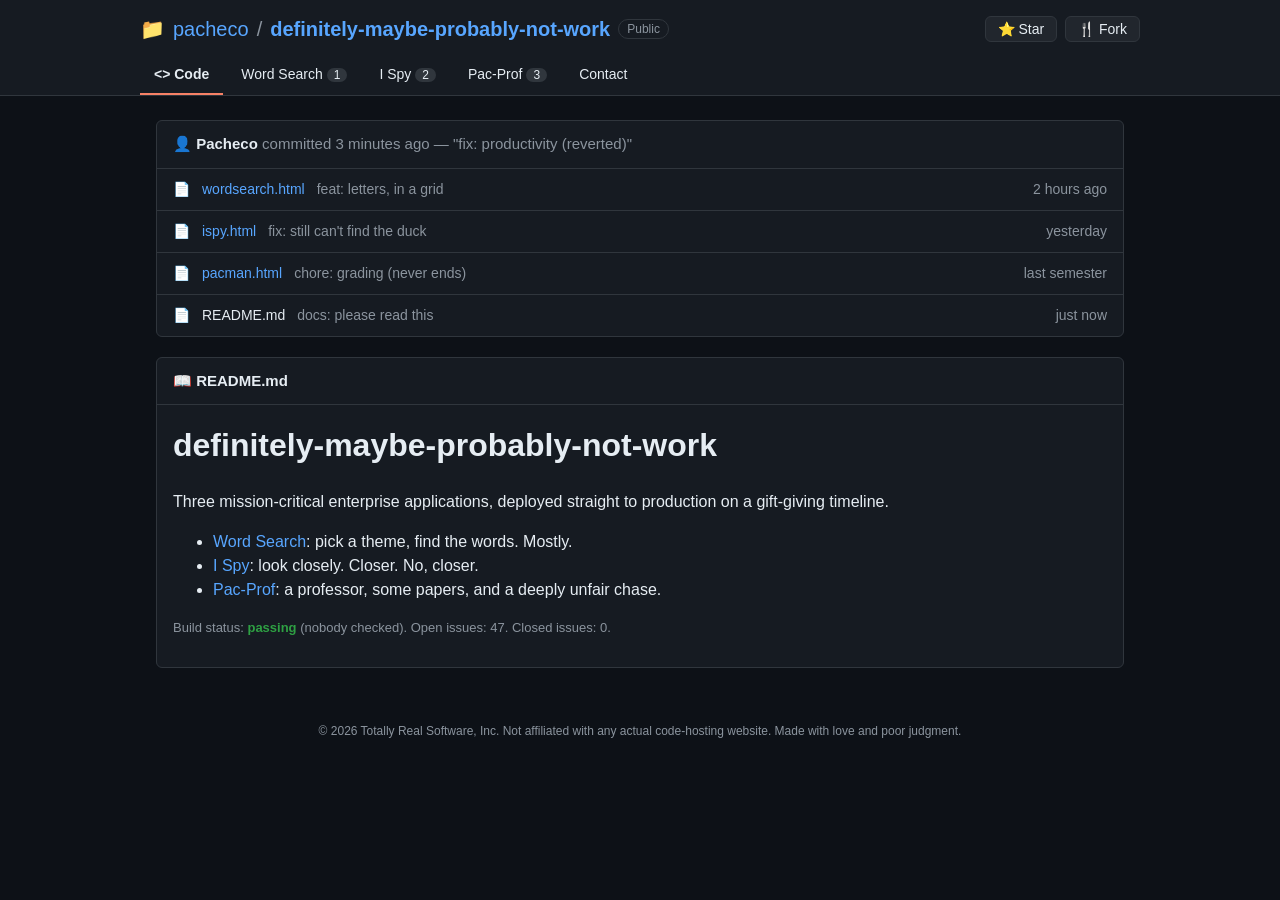
<file: index.html>
<!doctype html>
<html lang="en"><head><meta charset="utf-8"><meta name="viewport" content="width=device-width,initial-scale=1">
<title>definitely-maybe-probably-not-work</title><link rel="stylesheet" href="style.css"></head>
<body>
<main>
  <div class="box">
    <h3>👤 Pacheco <span class="muted" style="font-weight:400">committed 3 minutes ago — "fix: productivity (reverted)"</span></h3>
    <a class="row" href="wordsearch.html"><span>📄</span><span>wordsearch.html</span><span class="msg">feat: letters, in a grid</span><span class="when">2 hours ago</span></a>
    <a class="row" href="ispy.html"><span>📄</span><span>ispy.html</span><span class="msg">fix: still can't find the duck</span><span class="when">yesterday</span></a>
    <a class="row" href="pacman.html"><span>📄</span><span>pacman.html</span><span class="msg">chore: grading (never ends)</span><span class="when">last semester</span></a>
    <div class="row"><span>📄</span><span>README.md</span><span class="msg">docs: please read this</span><span class="when">just now</span></div>
  </div>
  <div class="box">
    <h3>📖 README.md</h3>
    <div class="body">
      <h1 style="margin-top:0">definitely-maybe-probably-not-work</h1>
      <p>Three mission-critical enterprise applications, deployed straight to production on a gift-giving timeline.</p>
      <ul>
        <li><a href="wordsearch.html">Word Search</a>: pick a theme, find the words. Mostly.</li>
        <li><a href="ispy.html">I Spy</a>: look closely. Closer. No, closer.</li>
        <li><a href="pacman.html">Pac-Prof</a>: a professor, some papers, and a deeply unfair chase.</li>
      </ul>
      <p class="muted small">Build status: <b style="color:var(--green2)">passing</b> (nobody checked). Open issues: 47. Closed issues: 0.</p>
          </div>
  </div>
</main>
<script src="common.js"></script>
</body></html>
</file>
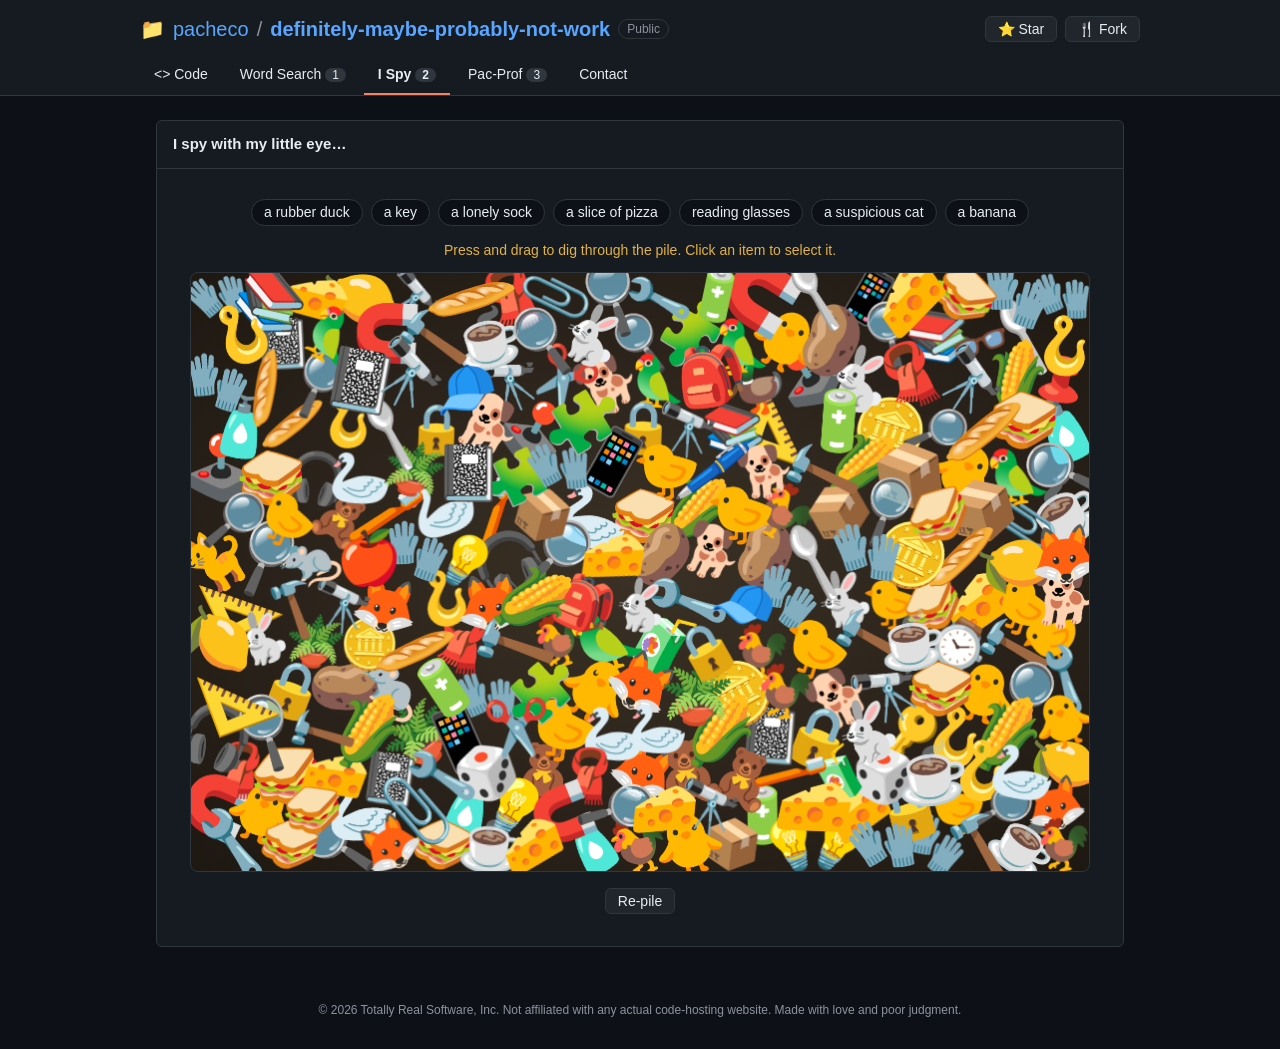
<file: ispy.html>
<!doctype html>
<html lang="en"><head><meta charset="utf-8"><meta name="viewport" content="width=device-width,initial-scale=1">
<title>I Spy</title><link rel="stylesheet" href="style.css">
<style>
  #pile{display:block;width:100%;max-width:900px;aspect-ratio:3/2;margin:0 auto;border:1px solid var(--line);border-radius:8px;background:radial-gradient(#3b3126,#1e1812);cursor:grab;touch-action:none}
  #pile.dig{cursor:grabbing}
</style></head>
<body>
<main>
  <div class="box">
    <h3>I spy with my little eye…</h3>
    <div class="body">
      <div class="words marker" id="list"></div>
      <div class="toast" id="toast" style="text-align:center">Press and drag to dig through the pile. Click an item to select it.</div>
      <canvas id="pile"></canvas>
      <p style="text-align:center;margin-top:16px"><button class="btn" id="reset">Re-pile</button></p>
    </div>
  </div>
</main>
<script src="common.js"></script>
<script>
// Every item is on the list, but items with absent:true are NOT in the pile (on purpose).
const TARGETS = [
  {id:'duck',   e:'🦆', label:'a rubber duck'},
  {id:'key',    e:'🔑', label:'a key'},
  {id:'sock',   e:'🧦', label:'a lonely sock',    absent:true},
  {id:'pizza',  e:'🍕', label:'a slice of pizza', absent:true},
  {id:'glasses',e:'👓', label:'reading glasses'},
  {id:'cat',    e:'🐈', label:'a suspicious cat'},
  {id:'banana', e:'🍌', label:'a banana',         absent:true},
];
// Look-alike decoys are similar in shape/color but never the same kind of thing as a target (no other keys, cats or glasses). Targets' exact emoji are filtered out below.
const LOOKALIKES = ['🐤','🐥','🦢','🦜','🐓','🔒','🪝','🔨','🔍','🔎','🔭','🐕','🐇','🦊','🐀','🧤','🧣','🥖','🍋','🌽','🥪','🧀'];
const CLUTTER = ['📚','🖊️','📎','☕','🪴','💡','📦','🎒','🧢','🥔','🔧','📌','🧃','🕹️','🧸','🍎','📐','🪥','🎲','🧲','📓','✂️','🔋','🧴','🎧','📱','⌚','🪙','🧩','🥄'];
const ban = new Set(TARGETS.map(t=>t.e));

const W=900, H=600, SIZE=54;
const cv=document.getElementById('pile'), ctx=cv.getContext('2d');
const dpr=Math.min(2,window.devicePixelRatio||1);
cv.width=W*dpr; cv.height=H*dpr;
const $=id=>document.getElementById(id);
const rnd=(a,b)=>a+Math.random()*(b-a);
const shuffle=a=>{for(let i=a.length-1;i>0;i--){const j=Math.floor(Math.random()*(i+1));[a[i],a[j]]=[a[j],a[i]];}return a;};

let items=[], found=new Set();
function build(){
  found=new Set(); $('toast').textContent='Press and drag to dig through the pile. Click an item to select it.';
  $('list').innerHTML=TARGETS.map(t=>`<span data-id="${t.id}">${t.label}</span>`).join('');
  // jittered hex grid covering the whole area
  const pos=[], dx=50, dy=44;
  for(let r=0,y=24;y<H+10;y+=dy,r++) for(let x=(r%2?dx/2:0)+24;x<W+10;x+=dx) pos.push([x+rnd(-8,8),y+rnd(-8,8)]);
  shuffle(pos);
  const real=TARGETS.filter(t=>!t.absent);
  const pool=[...LOOKALIKES,...LOOKALIKES,...CLUTTER].filter(e=>!ban.has(e));
  items=pos.map(([x,y],i)=>{
    const t=i<real.length?real[i]:null;
    return {x,y,vx:0,vy:0,e:t?t.e:pool[Math.floor(Math.random()*pool.length)],id:t?t.id:null,
            s:rnd(.9,1.15),rot:rnd(-.6,.6),found:false};
  });
  shuffle(items);
  for(let i=0;i<80;i++) physics(true); // settle into a pile
}
function physics(settle){
  const R=SIZE*.46;
  for(const it of items){
    it.vx*=settle?.5:.7; it.vy*=settle?.5:.7;
    const sp=Math.hypot(it.vx,it.vy); if(sp>48){it.vx*=48/sp;it.vy*=48/sp;}
    it.x+=it.vx; it.y+=it.vy;
    if(it.x<R){it.x=R;it.vx*=-.3;} if(it.x>W-R){it.x=W-R;it.vx*=-.3;}
    if(it.y<R){it.y=R;it.vy*=-.3;} if(it.y>H-R){it.y=H-R;it.vy*=-.3;}
  }
  const md=R*1.7;
  for(let i=0;i<items.length;i++){
    const a=items[i];
    for(let j=i+1;j<items.length;j++){
      const b=items[j]; const dx=b.x-a.x, dy=b.y-a.y;
      if(Math.abs(dx)>md||Math.abs(dy)>md) continue;
      const d=Math.hypot(dx,dy)||.01; if(d>=md) continue;
      const push=(md-d)*.5, nx=dx/d, ny=dy/d;
      a.x-=nx*push*.5; a.y-=ny*push*.5; b.x+=nx*push*.5; b.y+=ny*push*.5;
      a.vx-=nx*push*.08; a.vy-=ny*push*.08; b.vx+=nx*push*.08; b.vy+=ny*push*.08;
    }
  }
}
// digging: dragging shoves nearby items along and outward
function dig(px,py,mx,my){
  const R=120, speed=Math.hypot(mx,my);
  for(const it of items){
    const dx=it.x-px, dy=it.y-py, d=Math.hypot(dx,dy);
    if(d>R) continue;
    const f=1-d/R, nx=d?dx/d:0, ny=d?dy/d:0;
    // drag items directly along with the cursor, plus a throw and a sideways shove
    it.x+=f*mx*.7; it.y+=f*my*.7;
    it.vx+=f*(mx*.4+nx*speed*.25);
    it.vy+=f*(my*.4+ny*speed*.25);
  }
}
function draw(){
  ctx.setTransform(dpr,0,0,dpr,0,0); ctx.clearRect(0,0,W,H);
  ctx.textAlign='center'; ctx.textBaseline='middle';
  for(const it of items){
    ctx.save(); ctx.translate(it.x,it.y);
    if(it.found){ctx.beginPath();ctx.arc(0,0,SIZE*.55,0,7);ctx.fillStyle='rgba(227,179,65,.3)';ctx.fill();ctx.lineWidth=4;ctx.strokeStyle='#e3b341';ctx.stroke();}
    ctx.rotate(it.rot); ctx.font=`${SIZE*it.s}px "Segoe UI Emoji","Apple Color Emoji",serif`;
    ctx.fillText(it.e,0,2); ctx.restore();
  }
}
function loop(){physics(false);draw();requestAnimationFrame(loop);}

const MISS=['Nope.','Not that.','Warmer. Actually, colder.','That is just clutter.','Have you tried looking harder?','Close, but no.'];
let m=0;
function click(px,py){
  for(let i=items.length-1;i>=0;i--){
    const it=items[i]; if(Math.hypot(it.x-px,it.y-py)>SIZE*.42) continue;
    if(it.id){ if(found.has(it.id)) return; found.add(it.id); it.found=true;
      $('list').querySelector(`[data-id="${it.id}"]`).classList.add('done');
      const need=TARGETS.filter(t=>!t.absent).length;
      $('toast').textContent = found.size===need ? 'You found everything that exists! (The '+TARGETS.filter(t=>t.absent).map(t=>t.label.replace(/^an? /,'')).join(', ')+' were never there. Sorry.)' : 'Found '+TARGETS.find(t=>t.id===it.id).label+'!';
    } else $('toast').textContent=MISS[m++%MISS.length];
    return;
  }
}
let down=false,last=null,moved=0,start=null;
const pt=e=>{const r=cv.getBoundingClientRect();return [(e.clientX-r.left)*W/r.width,(e.clientY-r.top)*H/r.height];};
cv.addEventListener('pointerdown',e=>{down=true;moved=0;last=start=pt(e);cv.setPointerCapture(e.pointerId);cv.classList.add('dig');});
cv.addEventListener('pointermove',e=>{if(!down)return;const p=pt(e);const mx=p[0]-last[0],my=p[1]-last[1];moved+=Math.hypot(mx,my);dig(p[0],p[1],mx,my);last=p;});
const end=e=>{if(!down)return;down=false;cv.classList.remove('dig');if(moved<8)click(start[0],start[1]);};
cv.addEventListener('pointerup',end); cv.addEventListener('pointercancel',()=>{down=false;cv.classList.remove('dig');});
$('reset').onclick=build;
build(); loop();
</script>
</body></html>
</file>
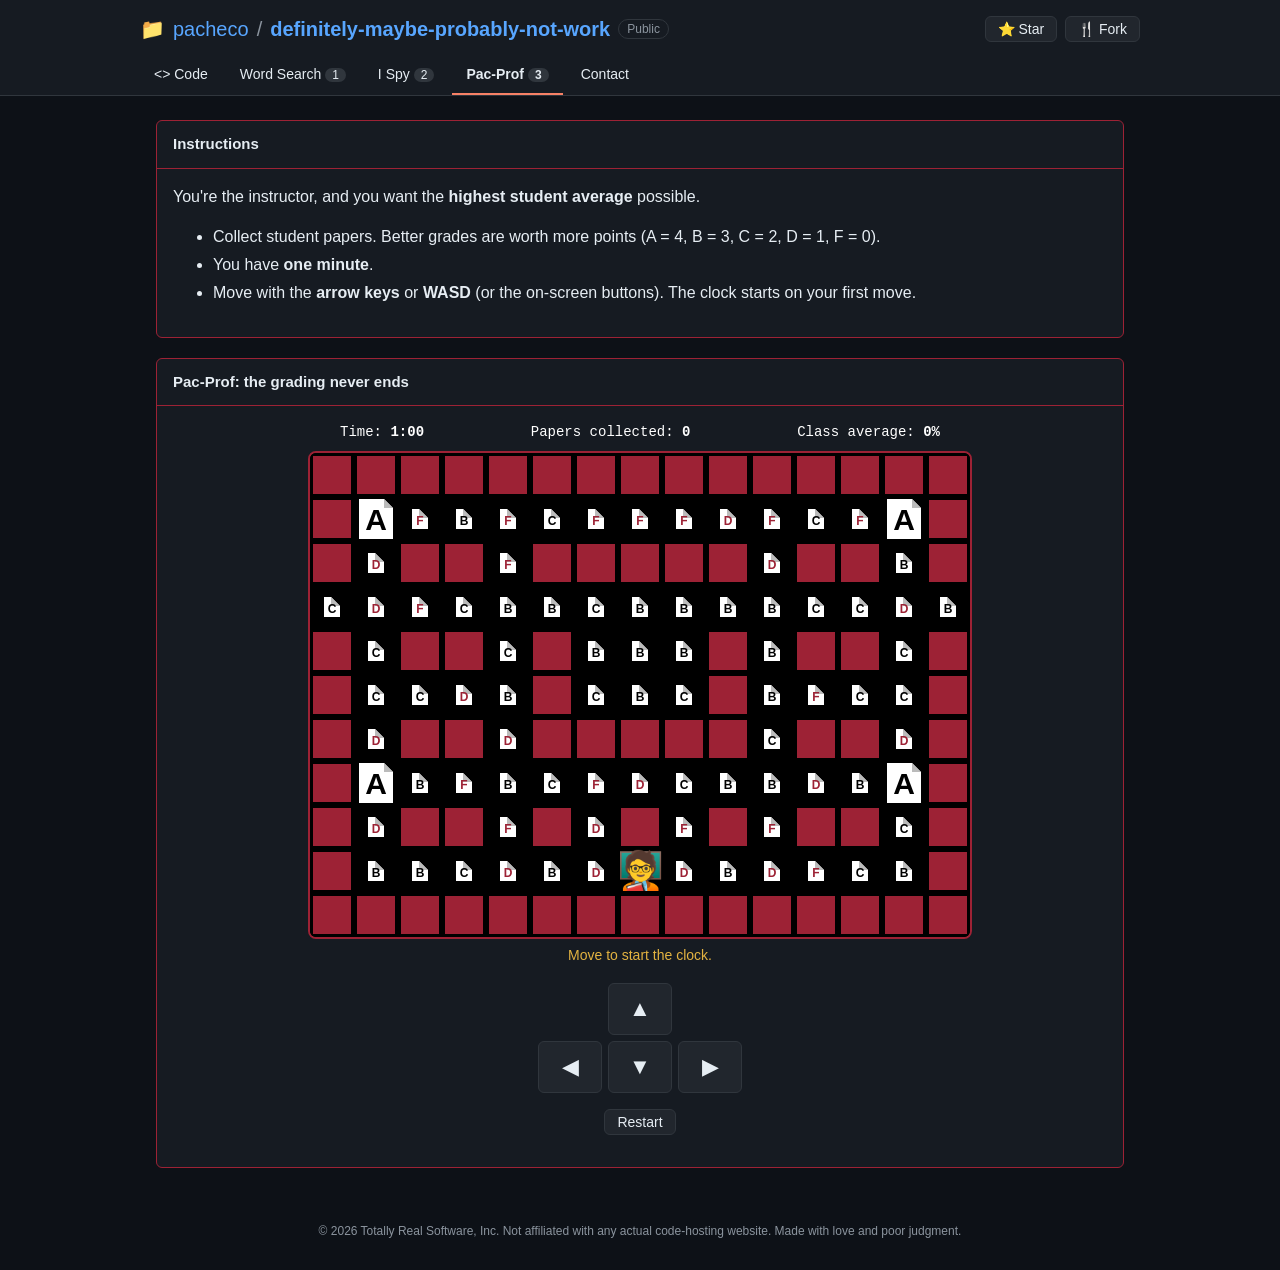
<file: pacman.html>
<!doctype html>
<html lang="en"><head><meta charset="utf-8"><meta name="viewport" content="width=device-width,initial-scale=1">
<title>Pac-Prof</title><link rel="stylesheet" href="style.css">
<style>
  /* Arkansas-inspired palette: white, black, cardinal red */
  :root{--cardinal:#9D2235}
  .gbox{border-color:var(--cardinal)}
  .gbox h3{border-bottom-color:var(--cardinal)}
  #pac{border-color:var(--cardinal)}
  .hud{color:#fff}
  .hud b{color:#fff}
  .btn.red{background:var(--cardinal);border-color:#c8344a}.btn.red:hover{background:#b3283e}
  .modal{position:fixed;inset:0;background:rgba(0,0,0,.8);display:flex;align-items:center;justify-content:center;padding:16px;z-index:50}
  .modal[hidden]{display:none}
  .card{background:#fff;color:#000;border:4px solid var(--cardinal);border-radius:10px;padding:26px;max-width:420px;text-align:center}
  .card h2{margin:0 0 8px;font-size:34px;color:var(--cardinal)}
  .card .btn{display:block;width:100%;margin-top:10px;padding:10px;font-size:15px}
  .card .btn.plain{background:#fff;color:#000;border-color:#000}.card .btn.plain:hover{background:#eee}
  .instr li{margin-bottom:4px}
</style></head>
<body>
<main>
  <div class="box gbox">
    <h3>Instructions</h3>
    <div class="body instr">
      <p style="margin-top:0">You're the instructor, and you want the <b>highest student average</b> possible.</p>
      <ul>
        <li>Collect student papers. Better grades are worth more points (A = 4, B = 3, C = 2, D = 1, F = 0).</li>
        <li>You have <b>one minute</b>.</li>
        <li>Move with the <b>arrow keys</b> or <b>WASD</b> (or the on-screen buttons). The clock starts on your first move.</li>
      </ul>
    </div>
  </div>
  <div class="box gbox">
    <h3>Pac-Prof: the grading never ends</h3>
    <div class="body">
      <div class="hud"><span>Time: <b id="time">1:00</b></span><span>Papers collected: <b id="got">0</b></span><span>Class average: <b id="avg">0%</b></span></div>
      <canvas id="pac"></canvas>
      <div class="toast" id="toast" style="text-align:center">Move to start the clock.</div>
      <div class="dpad">
        <span></span><button class="btn" data-d="up">▲</button><span></span>
        <button class="btn" data-d="left">◀</button><button class="btn" data-d="down">▼</button><button class="btn" data-d="right">▶</button>
      </div>
      <p style="text-align:center"><button class="btn" id="restart">Restart</button></p>
    </div>
  </div>
</main>

<div class="modal" id="modal" hidden>
  <div class="card">
    <h2>Womp womp. 📉</h2>
    <p id="final" style="margin:0 0 6px"></p>
    <button class="btn red" id="retry">Try again</button>
    <button class="btn plain" id="ok">I'm ok with a low student average</button>
  </div>
</div>

<script src="common.js"></script>
<script>
const MAP = [
"###############",
"#.............#",
"#.##.#####.##.#",
"...............",
"#.##.#...#.##.#",
"#....#...#....#",
"#.##.#####.##.#",
"#.............#",
"#.##.#.#.#.##.#",
"#.............#",
"###############"];
const W=MAP[0].length, H=MAP.length, T=44, TIME=60;
const CARDINAL='#9D2235';
const cv=document.getElementById('pac'), ctx=cv.getContext('2d');
cv.width=W*T; cv.height=H*T;
const $=id=>document.getElementById(id);
const wall=(x,y)=>{ if(y<0||y>=H) return true; x=(x+W)%W; return MAP[y][x]==='#'; };
const DV={up:[0,-1],down:[0,1],left:[-1,0],right:[1,0]};
const ANG={right:0,down:Math.PI/2,left:Math.PI,up:-Math.PI/2};
const POINTS={A:4,B:3,C:2,D:1,F:0};
const BAG=['B','B','B','C','C','C','C','D','D','F','F']; // grade mix for loose papers (no A's: those are all on the runners)
const RUNNERS=[{label:'A',pts:4},{label:'A',pts:4},{label:'A',pts:4},{label:'A',pts:4}];
const EXCUSES=['"My laptop died."','"Canvas ate it."','"I emailed it. Check spam."','"It was due TODAY?"','"I thought it was optional."','"Extension granted."'];

let dots, pts, got, maxPts, prof, papers, queued, over, started, timeLeft;
function reset(){
  dots=new Map(); maxPts=0;
  for(let y=0;y<H;y++)for(let x=0;x<W;x++) if(MAP[y][x]==='.'){const g=BAG[Math.floor(Math.random()*BAG.length)]; dots.set(x+','+y,g); maxPts+=POINTS[g];}
  RUNNERS.forEach(r=>maxPts+=r.pts);
  dots.delete('7,9'); // professor's start tile
  pts=0; got=0; over=false; started=false; timeLeft=TIME; queued='left';
  prof={x:7,y:9,tx:7,ty:9,p:1,dir:'left',speed:5};
  papers=[[1,1],[13,1],[1,7],[13,7]].map(([x,y],i)=>({x,y,tx:x,ty:y,p:1,speed:6.2,label:RUNNERS[i].label,px:-1,py:-1}));
  $('modal').hidden=true; $('toast').textContent='Move to start the clock.'; upd();
}
function upd(){
  $('got').textContent=got;
  $('avg').textContent=Math.round(pts/maxPts*100)+'%';
  const t=Math.max(0,Math.ceil(timeLeft)); $('time').textContent=Math.floor(t/60)+':'+String(t%60).padStart(2,'0');
}
function bfs(sx,sy){
  const d=Array.from({length:H},()=>Array(W).fill(Infinity)); d[sy][sx]=0; const q=[[sx,sy]];
  while(q.length){const [x,y]=q.shift(); for(const [dx,dy] of Object.values(DV)){const nx=(x+dx+W)%W,ny=y+dy; if(!wall(nx,ny)&&d[ny][nx]===Infinity){d[ny][nx]=d[y][x]+1;q.push([nx,ny]);}}}
  return d;
}
function stepProf(dt){
  const e=prof;
  if(e.p>=1){
    e.x=e.tx;e.y=e.ty;
    const k=e.x+','+e.y;
    if(dots.has(k)){const g=dots.get(k);dots.delete(k);pts+=POINTS[g];got++;upd();
      if(dots.size===0) $('toast').textContent='Every loose paper is in! Now catch the four that are still running...';}
    const [qx,qy]=DV[queued]; if(!wall(e.x+qx,e.y+qy)) e.dir=queued;
    const [dx,dy]=DV[e.dir];
    if(!wall(e.x+dx,e.y+dy)){ e.tx=(e.x+dx+W)%W; e.ty=e.y+dy; e.p=0; }
    else return;
  }
  e.p=Math.min(1,e.p+e.speed*dt);
}
function stepPaper(e,dt){
  if(e.p>=1){
    e.x=e.tx;e.y=e.ty;
    const d=bfs(prof.tx,prof.ty), cur=d[e.y][e.x]; let best=null,bv=-1;
    for(const [dx,dy] of Object.values(DV)){
      const nx=(e.x+dx+W)%W,ny=e.y+dy; if(wall(e.x+dx,ny)) continue;
      const dist=d[ny][nx], back=(nx===e.px&&ny===e.py);
      // Only move if it gets the paper farther away (or no closer without doubling back).
      // Otherwise it stays put, so papers don't jitter back and forth in corners.
      if(dist<cur || (dist===cur && back)) continue;
      const v=dist+Math.random()*0.5; if(v>bv){bv=v;best=[nx,ny];}
    }
    if(best){ e.px=e.x;e.py=e.y;e.tx=best[0];e.ty=best[1];e.p=0; }
    else return;
  }
  e.p=Math.min(1,e.p+e.speed*dt);
}
function drawPos(e){
  if(Math.abs(e.tx-e.x)>1) return [e.p<.5? e.x+(e.tx>e.x?-1:1)*e.p : e.tx+(e.tx>e.x?1:-1)*(1-e.p), e.y];
  return [e.x+(e.tx-e.x)*e.p, e.y+(e.ty-e.y)*e.p];
}
function escape(e){
  // THE RULE: the running papers can never be caught. If the professor gets close, the paper files an excuse and reappears far away.
  const d=bfs(prof.tx,prof.ty); let best=[e.x,e.y],bv=-1;
  for(let y=0;y<H;y++)for(let x=0;x<W;x++) if(d[y][x]<Infinity&&d[y][x]>bv){bv=d[y][x];best=[x,y];}
  e.x=e.tx=best[0]; e.y=e.ty=best[1]; e.p=1; e.px=-1; e.py=-1;
  $('toast').textContent=EXCUSES[Math.floor(Math.random()*EXCUSES.length)];
}
function timeUp(){
  over=true; womp();
  $('final').textContent='Time\'s up. Final class average: '+Math.round(pts/maxPts*100)+'%.';
  $('modal').hidden=false;
}
function frame(t){
  const dt=Math.min(.05,(t-(frame.last||t))/1000); frame.last=t; frame.t=t;
  if(!over&&started){
    stepProf(dt); papers.forEach(p=>stepPaper(p,dt));
    const [px,py]=drawPos(prof);
    papers.forEach(p=>{const [x,y]=drawPos(p); if(Math.hypot(x-px,y-py)<1.15) escape(p);});
    timeLeft-=dt; upd();
    if(timeLeft<=0){timeLeft=0;upd();timeUp();}
  }
  draw(); requestAnimationFrame(frame);
}
function paperShape(cx,cy,w,h,label,color,size){
  const x=cx-w/2,y=cy-h/2,f=9;
  ctx.fillStyle='#fff'; ctx.beginPath(); ctx.moveTo(x,y); ctx.lineTo(x+w-f,y); ctx.lineTo(x+w,y+f); ctx.lineTo(x+w,y+h); ctx.lineTo(x,y+h); ctx.closePath(); ctx.fill();
  ctx.fillStyle='#bbb'; ctx.beginPath(); ctx.moveTo(x+w-f,y); ctx.lineTo(x+w-f,y+f); ctx.lineTo(x+w,y+f); ctx.closePath(); ctx.fill();
  ctx.fillStyle=color; ctx.font='900 '+size+'px Arial,sans-serif'; ctx.textAlign='center'; ctx.textBaseline='middle';
  ctx.fillText(label,cx,cy+3);
}
function draw(){
  ctx.fillStyle='#000';ctx.fillRect(0,0,cv.width,cv.height);
  for(let y=0;y<H;y++)for(let x=0;x<W;x++) if(MAP[y][x]==='#'){ctx.fillStyle=CARDINAL;ctx.fillRect(x*T+3,y*T+3,T-6,T-6);}
  dots.forEach((g,k)=>{const [x,y]=k.split(',').map(Number); paperShape(x*T+T/2,y*T+T/2,16,20,g,(g==='D'||g==='F')?CARDINAL:'#000',12);});
  papers.forEach(p=>{const [x,y]=drawPos(p); const good=true; paperShape(x*T+T/2,y*T+T/2,34,40,p.label,good?'#000':CARDINAL,30);});
  // professor: instructor emoji (flips to face left)
  const [x,y]=drawPos(prof), cx=x*T+T/2, cy=y*T+T/2;
  ctx.save(); ctx.translate(cx,cy); if(prof.dir==='left') ctx.scale(-1,1);
  ctx.font=(T*.85)+'px "Segoe UI Emoji","Apple Color Emoji",serif'; ctx.textAlign='center'; ctx.textBaseline='middle';
  ctx.fillStyle='#fff'; ctx.fillText('🧑‍🏫',0,2); ctx.restore();
}
function womp(){
  try{
    const ac=new (window.AudioContext||window.webkitAudioContext)();
    [[311,0,.4],[293,.45,.4],[277,.9,.4],[233,1.35,1.1]].forEach(([f,at,len])=>{
      const o=ac.createOscillator(), g=ac.createGain(); o.type='sawtooth'; o.frequency.value=f;
      if(at>1) o.frequency.linearRampToValueAtTime(f*.85,ac.currentTime+at+len);
      g.gain.setValueAtTime(.0001,ac.currentTime+at); g.gain.exponentialRampToValueAtTime(.18,ac.currentTime+at+.05); g.gain.exponentialRampToValueAtTime(.0001,ac.currentTime+at+len);
      o.connect(g).connect(ac.destination); o.start(ac.currentTime+at); o.stop(ac.currentTime+at+len+.05);
    });
  }catch(e){}
}
const KEYS={ArrowUp:'up',ArrowDown:'down',ArrowLeft:'left',ArrowRight:'right',w:'up',s:'down',a:'left',d:'right'};
function input(d){ if(over) return; queued=d; if(!started){started=true;$('toast').textContent='Go!';} }
addEventListener('keydown',e=>{const d=KEYS[e.key]; if(d){input(d);e.preventDefault();}});
document.querySelectorAll('.dpad button').forEach(b=>b.onclick=()=>input(b.dataset.d));
$('restart').onclick=reset; $('retry').onclick=reset; $('ok').onclick=()=>{location.href='index.html';};
reset(); requestAnimationFrame(frame);
</script>
</body></html>
</file>
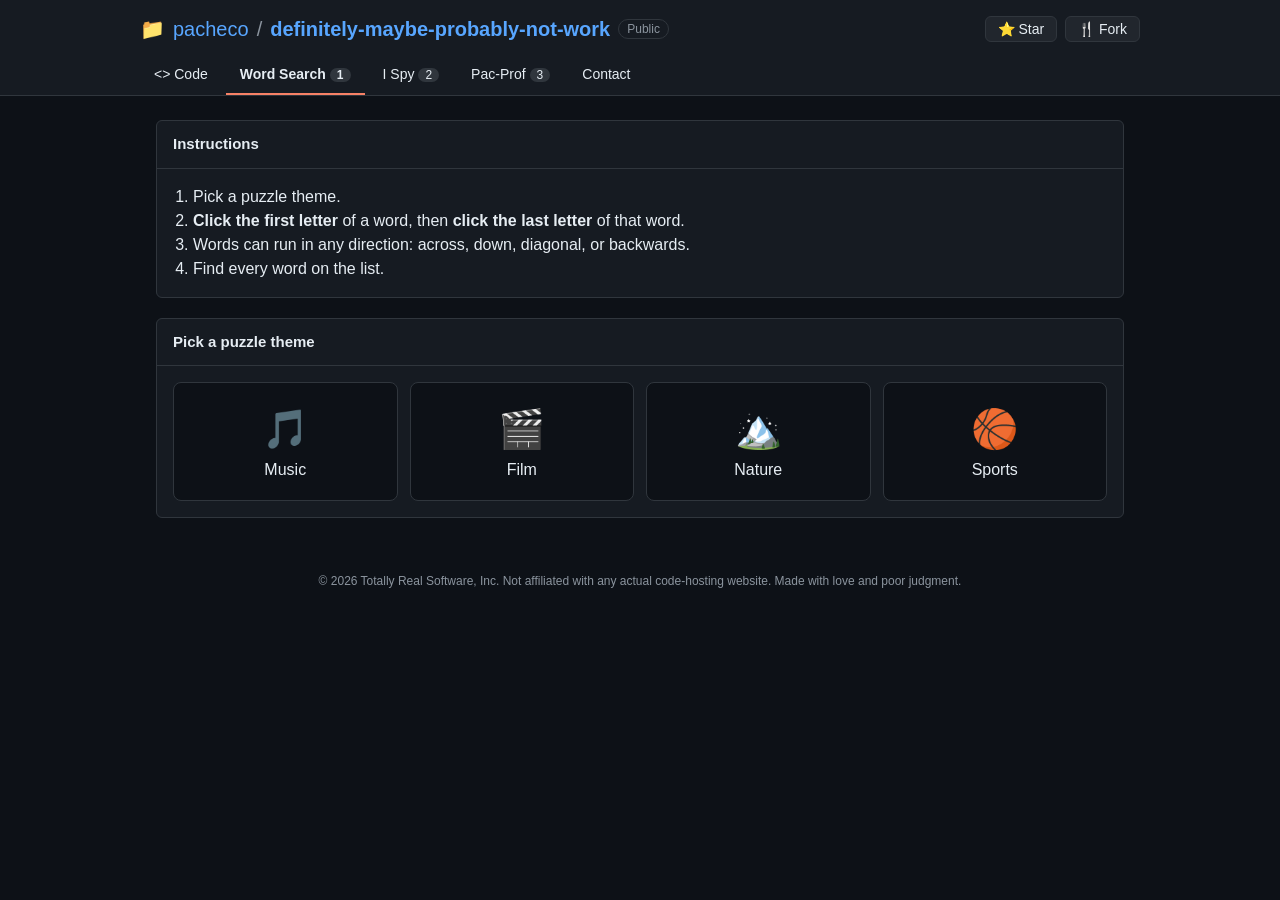
<file: wordsearch.html>
<!doctype html>
<html lang="en"><head><meta charset="utf-8"><meta name="viewport" content="width=device-width,initial-scale=1">
<title>Word Search</title><link rel="stylesheet" href="style.css"></head>
<body>
<main>
  <div class="box">
    <h3>Instructions</h3>
    <div class="body">
      <ol style="margin:0;padding-left:20px">
        <li>Pick a puzzle theme.</li>
        <li><b>Click the first letter</b> of a word, then <b>click the last letter</b> of that word.</li>
        <li>Words can run in any direction: across, down, diagonal, or backwards.</li>
        <li>Find every word on the list.</li>
      </ol>
    </div>
  </div>
  <div class="box" id="picker">
    <h3>Pick a puzzle theme</h3>
    <div class="body">
      <div class="themes">
        <button class="theme" data-t="music"><span class="big">🎵</span>Music</button>
        <button class="theme" data-t="film"><span class="big">🎬</span>Film</button>
        <button class="theme" data-t="nature"><span class="big">🏔️</span>Nature</button>
        <button class="theme" data-t="sports"><span class="big">🏀</span>Sports</button>
      </div>
    </div>
  </div>
  <div class="box" id="game" hidden>
    <h3><span id="title"></span></h3>
    <div class="body">
      <p class="muted small" style="text-align:center">Click the first letter, then the last letter of a word. Words can go any direction, even backwards.</p>
      <div class="words" id="words"></div>
      <div class="toast" id="toast" style="text-align:center"></div>
      <div class="ws" id="grid"></div>
      <p style="text-align:center;margin-top:16px"><button class="btn" id="back">Change theme</button></p>
    </div>
  </div>
</main>
<script src="common.js"></script>
<script>
const N = 10;
// One fixed puzzle per theme. Film = surnames of women and queer actors (placeholders: edit freely).
const THEMES = {
 "music": {
  "name": "Music",
  "words": ["POSTROCK","JAZZ","REGGAETON","METAL","DISCO","POPPUNK","YACHTROCK","HIPHOP"],
  "grid": ["OSMUBBYXMS","RUEPOPPUNK","HGTWGEOBSB","IYACHTROCK","PSLGOCSIDZ","HPBFXFXXZZ","OQKQXNPOFA","PKCORTSOPJ","REGGAETONL","KDPCSXHVRU"]
 },
 "film": {
  "name": "Film",
  "words": [
   "STREEP",
   "YEOH",
   "BLANCHETT",
   "DAVIS",
   "MCKELLEN",
   "CUMMING",
   "THERON",
   "ROBERTS"
  ],
  "grid": [
   "CAITBWMCYP",
   "ODFTYRSOTH",
   "IACEETTRHO",
   "MVUHAOROEE",
   "GIMCNGEBRY",
   "FSMNAQEEOR",
   "VWIAPCPRNI",
   "GRNLECJTPS",
   "NMGBOQPSMK",
   "KNELLEKCMF"
  ]
 },
 "nature": {
  "name": "Nature",
  "words": [
   "CANYON",
   "MESA",
   "VALLEY",
   "PLATEAU",
   "DELTA",
   "DUNE",
   "GLACIER",
   "FJORD"
  ],
  "grid": [
   "MWEJBYCGNN",
   "MDASEMKCXF",
   "FUAETALPPB",
   "JCANYONPLQ",
   "OAJDCADJZE",
   "RVVALLEYPI",
   "DATLEDMOAU",
   "SDUNETPOFW",
   "REICALGNBY",
   "EBGAAEJHQU"
  ]
 },
 "sports": {
  "name": "Sports",
  "words": [
   "BALL"
  ],
  "grid": [
   "BBBLAAALAL",
   "LBABBLBLLL",
   "LAALABAAAL",
   "AALBAABLAL",
   "AAALBABALB",
   "ABABAABALA",
   "LALLAAAALA",
   "BBBBBALBAB",
   "LAABALALLA",
   "AALAALBBLB"
  ]
 }
};
const DIRS = [[0,1],[1,0],[1,1],[-1,1],[0,-1],[-1,0],[-1,-1],[1,-1]];

let theme, puzzle, found, first;
const $ = id => document.getElementById(id);
const toast = (m) => $('toast').textContent = m;

function start(t){
  theme=t; puzzle = {grid: THEMES[t].grid.map(r=>r.split('')), words: THEMES[t].words};
  found=new Set(); first=null;
  $('picker').hidden=true; $('game').hidden=false;
  $('title').textContent = THEMES[t].name + ' word search';
  toast(t==='sports' ? 'Find the word BALL. It appears exactly once. Good luck.' : '');
  $('grid').classList.remove('win');
  $('words').innerHTML = puzzle.words.slice().sort().map(w=>`<span data-w="${w}">${w}</span>`).join('');
  const grid=$('grid'); grid.innerHTML='';
  for(let r=0;r<N;r++)for(let c=0;c<N;c++){
    const d=document.createElement('div'); d.className='c'; d.textContent=puzzle.grid[r][c]; d.dataset.r=r; d.dataset.c=c;
    d.onclick=()=>pick(r,c); grid.appendChild(d);
  }
}
const cell=(r,c)=>$('grid').children[r*N+c];
function pick(r,c){
  if(!first){ first=[r,c]; cell(r,c).classList.add('sel'); return; }
  const [r0,c0]=first; cell(r0,c0).classList.remove('sel'); first=null;
  const dr=r-r0, dc=c-c0;
  if(!(dr===0||dc===0||Math.abs(dr)===Math.abs(dc))||(dr===0&&dc===0)){ toast('That is not a straight line. Geometry strikes again.'); return; }
  const len=Math.max(Math.abs(dr),Math.abs(dc))+1, sr=Math.sign(dr), sc=Math.sign(dc);
  const cells=[]; let s='';
  for(let i=0;i<len;i++){const rr=r0+sr*i,cc=c0+sc*i; cells.push([rr,cc]); s+=puzzle.grid[rr][cc];}
  const rev=[...s].reverse().join('');
  const w=puzzle.words.find(w=>!found.has(w)&&(w===s||w===rev));
  if(!w){ toast('Nope.'); return; }
  found.add(w); cells.forEach(([a,b])=>cell(a,b).classList.add('found'));
  document.querySelector(`[data-w="${w}"]`).classList.add('done');
  if(found.size===puzzle.words.length){
    $('grid').classList.add('win');
    toast(theme==='sports' ? 'You found the ball. Truly the pinnacle of athletics. 🏆' : 'All words found! You may now return to your responsibilities. 🎉');
  } else toast('Found ' + w + '!');
}
document.querySelectorAll('.theme').forEach(b=>b.onclick=()=>start(b.dataset.t));
$('back').onclick=()=>{$('game').hidden=true;$('picker').hidden=false;};
</script>
</body></html>
</file>
<file: style.css>
:root{--bg:#0d1117;--panel:#161b22;--line:#30363d;--text:#e6edf3;--muted:#8b949e;--green:#238636;--green2:#2ea043;--blue:#58a6ff;--yellow:#e3b341;--red:#f85149}
*{box-sizing:border-box}
body{margin:0;background:var(--bg);color:var(--text);font:16px/1.5 -apple-system,"Segoe UI",Helvetica,Arial,sans-serif}
a{color:var(--blue);text-decoration:none}a:hover{text-decoration:underline}
.top{background:var(--panel);border-bottom:1px solid var(--line);padding:14px 16px 0}
.crumb{display:flex;flex-wrap:wrap;align-items:center;gap:8px;font-size:20px;max-width:1000px;margin:0 auto}
.crumb .badge{border:1px solid var(--line);border-radius:999px;font-size:12px;padding:0 8px;color:var(--muted)}
.crumb .spacer{flex:1}
.btn{background:#21262d;border:1px solid var(--line);color:var(--text);border-radius:6px;padding:4px 12px;font-size:14px;cursor:pointer;font-family:inherit}
.btn:hover{background:#30363d}
.btn.green{background:var(--green);border-color:#2ea04366}.btn.green:hover{background:var(--green2)}
.tabs{display:flex;gap:4px;max-width:1000px;margin:12px auto 0;overflow-x:auto}
.tabs a{color:var(--text);padding:8px 14px;border-bottom:2px solid transparent;white-space:nowrap;font-size:14px}
.tabs a:hover{background:#21262d;text-decoration:none;border-radius:6px 6px 0 0}
.tabs a.on{border-bottom-color:#f78166;font-weight:600}
.tabs .count{background:#30363d;border-radius:999px;padding:0 7px;font-size:12px;margin-left:4px}
main{max-width:1000px;margin:24px auto;padding:0 16px}
.box{background:var(--panel);border:1px solid var(--line);border-radius:6px;margin-bottom:20px}
.box h2,.box h3{margin:0;padding:12px 16px;border-bottom:1px solid var(--line);font-size:15px}
.box .body{padding:16px}
.row{display:flex;gap:12px;padding:10px 16px;border-bottom:1px solid var(--line);font-size:14px;align-items:center}
.row:last-child{border-bottom:0}.row .msg{color:var(--muted);flex:1}.row .when{color:var(--muted);white-space:nowrap}
.themes{display:grid;grid-template-columns:repeat(auto-fit,minmax(190px,1fr));gap:12px}
.theme{background:#0d1117;border:1px solid var(--line);border-radius:8px;padding:18px;text-align:center;cursor:pointer;color:var(--text);font:inherit}
.theme:hover{border-color:var(--blue)}.theme .big{font-size:38px;display:block}
.muted{color:var(--muted)}.small{font-size:13px}
footer{text-align:center;color:var(--muted);font-size:12px;padding:30px 0}
.toast{min-height:26px;color:var(--yellow);font-size:14px;margin:6px 0}
/* word search */
.ws{display:grid;grid-template-columns:repeat(10,1fr);gap:3px;max-width:460px;margin:0 auto;user-select:none}
.ws .c{aspect-ratio:1;display:flex;align-items:center;justify-content:center;background:#0d1117;border:1px solid var(--line);border-radius:4px;font-weight:700;font-family:ui-monospace,Consolas,monospace;cursor:pointer;font-size:clamp(14px,4.2vw,22px)}
.ws .c:hover{border-color:var(--blue)}
.ws .c.sel{background:#1f6feb;border-color:var(--blue)}
.ws .c.found{background:var(--green);border-color:var(--green2)}
.ws.win .c.found{animation:pop .6s}
@keyframes pop{50%{transform:scale(1.2)}}
.words{display:flex;flex-wrap:wrap;gap:8px;justify-content:center;margin:14px 0}
.words span{border:1px solid var(--line);border-radius:999px;padding:2px 12px;font-size:14px;background:#0d1117}
.words span.done{text-decoration:line-through;color:var(--muted);border-color:var(--green2)}
/* ispy */
.scene{position:relative;width:100%;max-width:900px;aspect-ratio:3/2;margin:0 auto;border:1px solid var(--line);border-radius:8px;overflow:hidden;background:linear-gradient(#2d333b 0 62%,#6e4b2a 62%);container-type:inline-size}
.scene .it{position:absolute;transform:translate(-50%,-50%);font-size:5.5cqw;line-height:1;background:none;border:0;padding:0;cursor:pointer;border-radius:50%}
.scene .it.sm{font-size:3.2cqw}.scene .it.decoy{cursor:default;filter:saturate(.8)}
.scene .it.hit{outline:3px solid var(--yellow);outline-offset:3px;background:#e3b34133;animation:pop .5s}
.scene .bg{position:absolute;inset:0;width:100%;height:100%;object-fit:cover;display:none}
/* pac */
#pac{display:block;margin:0 auto;max-width:100%;background:#000;border:2px solid #1f6feb;border-radius:8px}
.hud{display:flex;justify-content:space-between;max-width:600px;margin:0 auto 8px;font-family:ui-monospace,Consolas,monospace;font-size:14px}
.dpad{display:grid;grid-template-columns:repeat(3,64px);gap:6px;justify-content:center;margin-top:12px}
.dpad button{height:52px;font-size:22px}
/* i spy: black Sharpie bar when an item is found (wobbly on purpose) */
.words.marker span{position:relative}
.words.marker span.done{text-decoration:none;color:var(--muted);border-color:var(--line)}
.words.marker span.done::after{content:"";position:absolute;left:-8px;width:calc(100% + 18px);top:50%;height:11px;margin-top:-6px;background:#000;box-shadow:0 0 0 1px #3a3a3a;pointer-events:none;transform-origin:left center;
 clip-path:polygon(0 30%,6% 8%,22% 18%,45% 4%,70% 14%,92% 2%,100% 28%,97% 62%,100% 90%,78% 100%,52% 88%,30% 98%,10% 90%,2% 100%,0 70%);
 transform:rotate(-2deg);animation:sharpie .28s ease-out both}
.words.marker span.done:nth-child(2n)::after{transform:rotate(1.5deg) translateY(1px);height:10px}
.words.marker span.done:nth-child(3n)::after{transform:rotate(-3.2deg) translateY(-1px);height:12px}
.words.marker span.done:nth-child(5n)::after{transform:rotate(2.6deg)}
@keyframes sharpie{from{width:0}}
</file>
